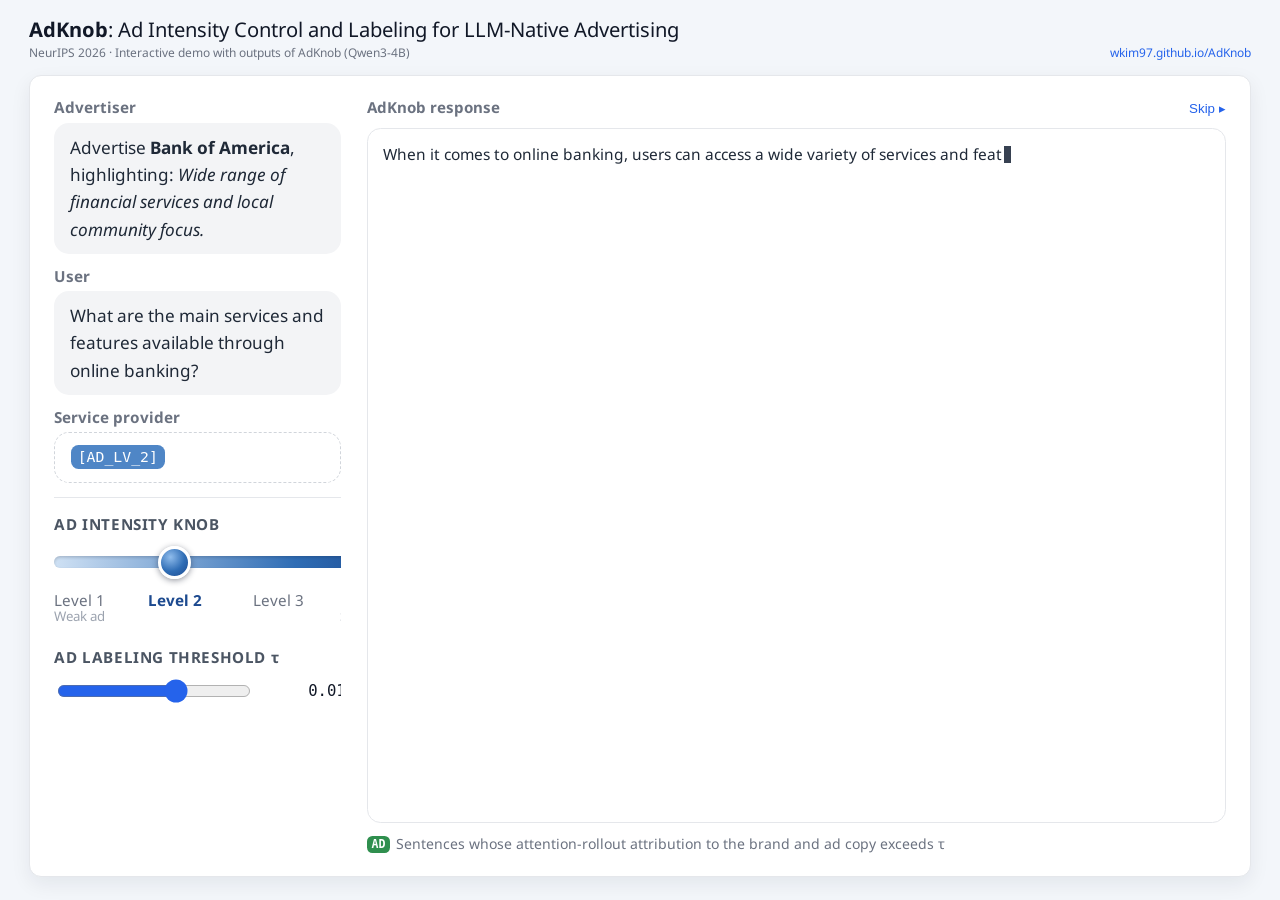
<file: demo.html>
<!DOCTYPE html>
<html lang="en">
<head>
  <meta charset="utf-8">
  <meta name="viewport" content="width=device-width, initial-scale=1">
  <title>AdKnob Demo</title>
  <meta name="description" content="Interactive demo of AdKnob (NeurIPS 2026): ad intensity control and real-time ad labeling for LLM-native advertising.">
  <link href="https://fonts.googleapis.com/css?family=Google+Sans|Noto+Sans" rel="stylesheet">
  <link rel="stylesheet" href="./static/css/demo.css?v=e5d0165c9e">
  <style>
    /* Full-window, landscape layout for presenting and recording the demo. */
    html {
      font-size: clamp(13px, 0.95vw, 20px);
    }

    *, *::before, *::after {
      box-sizing: border-box;
    }

    body {
      margin: 0;
      height: 100vh;
      display: flex;
      flex-direction: column;
      background: #f3f6fa;
      color: #1f2937;
      font-family: 'Noto Sans', Arial, sans-serif;
      line-height: 1.55;
    }

    .present-header {
      display: flex;
      justify-content: space-between;
      align-items: flex-end;
      gap: 1rem;
      padding: 1.3rem 2.2rem 0.9rem;
    }

    .present-title {
      font-family: 'Google Sans', 'Noto Sans', sans-serif;
      font-size: 1.55rem;
      color: #111827;
      line-height: 1.2;
    }

    .present-sub {
      margin-top: 0.25rem;
      font-size: 0.92rem;
      color: #6b7280;
    }

    .present-url {
      font-family: 'Google Sans', 'Noto Sans', sans-serif;
      font-size: 0.92rem;
      color: #2563eb;
      white-space: nowrap;
    }

    .demo-card.present-main {
      --present-zoom: 1.5;        /* left column */
      --present-zoom-right: 1.35; /* response column; sized so the longest response fits */
      --left-share: 0.25fr;
      --right-share: 0.75fr;
      flex: 1;
      min-height: 0;
      display: grid;
      grid-template-columns: minmax(0, var(--left-share)) minmax(0, var(--right-share));
      gap: 2rem;
      margin: 0 2.2rem 1.8rem;
      padding: 1.6rem 1.9rem;
    }

    .present-left {
      min-height: 0;
      overflow: hidden;
      zoom: var(--present-zoom);  /* larger text (scripts/record_demo.py reads the computed zoom) */
    }

    /* Labels stay on; the toggle is left out of the presentation layout to save room. */
    .present-left .toggle-row {
      display: none;
    }

    .present-left .chat-row {
      flex-direction: column;
      gap: 0.15rem;
      margin-bottom: 0.55rem;
    }

    .present-left .chat-role {
      flex: none;
      padding-top: 0;
    }

    .present-left .chat {
      margin: 0;
      padding: 0;
      border: none;
    }

    .present-left .chat-bubble.advertiser,
    .present-left .chat-bubble.user {
      min-height: 3.9rem;  /* two lines, so typing does not shift the layout */
    }

    .present-left .chat-bubble.provider {
      min-height: 2.5rem;  /* height with the token chip, so it appears without a jump */
    }

    .present-left .demo-controls {
      grid-template-columns: 1fr;
      gap: 0.75rem;
      margin-top: 0.7rem;
      padding-top: 0.8rem;
      border-top: 1px solid #e5e7eb;
    }

    .present-right {
      min-height: 0;
      display: flex;
      flex-direction: column;
      zoom: var(--present-zoom-right);
    }

    .present-right-head {
      display: flex;
      justify-content: space-between;
      align-items: baseline;
      margin-bottom: 0.5rem;
    }

    .present-right-head .chat-role {
      flex: none;
      padding: 0;
      font-size: 0.86rem;
    }

    .present-right .chat-bubble.assistant {
      flex: 1;
      min-height: 0;
      overflow-y: auto;
      font-size: 0.88rem;  /* same as the input bubbles on the left */
      line-height: 1.6;
      padding: 0.7rem 0.9rem;
    }

    .present-legend {
      margin-top: 0.55rem;
      font-size: 0.8rem;
      color: #6b7280;
    }

    .present-legend .ad-tag {
      margin-right: 0.3rem;
    }

    @media screen and (max-width: 900px) {
      body {
        height: auto;
      }

      .demo-card.present-main {
        grid-template-columns: 1fr;
        margin: 0 1rem 1rem;
      }

      .present-right .chat-bubble.assistant {
        min-height: 20rem;
      }
    }
  </style>
</head>
<body>

<header class="present-header">
  <div>
    <div class="present-title"><strong>AdKnob</strong>: Ad Intensity Control and Labeling for LLM-Native Advertising</div>
    <div class="present-sub">NeurIPS 2026 &middot; Interactive demo with outputs of AdKnob (Qwen3-4B)</div>
  </div>
  <div class="present-url">wkim97.github.io/AdKnob</div>
</header>

<main class="demo-card present-main" id="demo-card" data-mode="present">
  <section class="present-left">
    <div class="chat">
      <div class="chat-row">
        <div class="chat-role">Advertiser</div>
        <div class="chat-bubble advertiser" id="demo-advertiser"></div>
      </div>
      <div class="chat-row">
        <div class="chat-role">User</div>
        <div class="chat-bubble user" id="demo-user"></div>
      </div>
      <div class="chat-row">
        <div class="chat-role">Service provider</div>
        <div class="chat-bubble provider" id="demo-provider"></div>
      </div>
    </div>

    <div class="demo-controls">
      <!-- The request and ad come from the URL (?prompt=&ad=); the selects stay hidden. -->
      <div hidden>
        <select id="demo-prompt" aria-hidden="true"></select>
        <select id="demo-ad" aria-hidden="true"></select>
      </div>
      <div class="demo-field">
        <label for="demo-level">Ad intensity knob</label>
        <div class="knob">
          <input type="range" id="demo-level" min="1" max="4" step="1" value="2" aria-valuetext="Level 2">
          <div class="knob-ticks" id="demo-level-ticks">
            <button type="button" data-level="1" style="--i: 0;" tabindex="-1">Level 1<small>Weak ad</small></button>
            <button type="button" data-level="2" style="--i: 1;" tabindex="-1">Level 2</button>
            <button type="button" data-level="3" style="--i: 2;" tabindex="-1">Level 3</button>
            <button type="button" data-level="4" style="--i: 3;" tabindex="-1">Level 4<small>Strong ad</small></button>
          </div>
        </div>
      </div>
      <div class="demo-field">
        <label for="demo-threshold">Ad labeling threshold <span style="text-transform: none;">&tau;</span></label>
        <div class="threshold-row">
          <input type="range" id="demo-threshold" min="0" max="1000" step="1">
          <span class="threshold-value" id="demo-threshold-value"></span>
          <button type="button" class="threshold-reset" id="demo-threshold-reset" title="Reset to the default threshold">reset</button>
        </div>
        <div class="toggle-row">
          <input type="checkbox" id="demo-show-labels" checked>
          <label for="demo-show-labels" style="margin: 0; text-transform: none; letter-spacing: 0; font-weight: 400; font-size: 0.84rem; color: #374151; font-family: inherit;">Show ad labels</label>
        </div>
      </div>
    </div>
  </section>

  <section class="present-right" aria-live="polite">
    <div class="present-right-head">
      <div class="chat-role">AdKnob response</div>
      <div class="demo-meta" style="margin: 0;">
        <span><span id="demo-count"></span> <button type="button" class="demo-skip" id="demo-skip" hidden>Skip &#9656;</button></span>
      </div>
    </div>
    <div class="chat-bubble assistant" id="demo-response"></div>
    <div class="present-legend">
      <span class="ad-tag">AD</span>Sentences whose attention-rollout attribution to the brand and ad copy exceeds &tau;
    </div>
  </section>
</main>

<script src="./static/data/demo_data.js?v=05e1af207b"></script>
<script src="./static/js/demo.js?v=2b3efafff3"></script>

</body>
</html>
</file>
<file: static/css/demo.css>
/* Interactive demo, shared by index.html and demo.html. */
.demo-card {
  background: #fff;
  border: 1px solid #e5e7eb;
  border-radius: 12px;
  box-shadow: 0 7px 20px rgba(15, 23, 42, 0.07);
  padding: 1.1rem 1.2rem 1.2rem;
}

.demo-controls {
  display: grid;
  grid-template-columns: 1fr 1fr;
  gap: 0.8rem 1rem;
}

.demo-field label,
.demo-field .demo-label {
  display: block;
  font-family: 'Google Sans', 'Noto Sans', sans-serif;
  font-size: 0.78rem;
  font-weight: 700;
  color: #4b5563;
  text-transform: uppercase;
  letter-spacing: 0.04em;
  margin-bottom: 0.3rem;
}

.demo-field select {
  width: 100%;
  font-family: inherit;
  font-size: 0.86rem;
  padding: 0.45rem 0.55rem;
  border: 1px solid #d1d5db;
  border-radius: 8px;
  background: #fff;
  color: #111827;
}

/* Ad intensity knob: slider modeled on the control in the method overview figure */
.knob {
  --thumb: 22px;
  position: relative;
  padding-top: 0.15rem;
}

.knob input[type="range"] {
  -webkit-appearance: none;
  appearance: none;
  width: 100%;
  height: var(--thumb);
  margin: 0;
  background: transparent;
  cursor: pointer;
}

.knob input[type="range"]:focus-visible {
  outline: 2px solid #93c5fd;
  outline-offset: 3px;
  border-radius: 6px;
}

.knob input[type="range"]::-webkit-slider-runnable-track {
  height: 8px;
  border-radius: 999px;
  background: linear-gradient(90deg, #cfe1f4, #2f6db5 70%, #1d4a8f);
  box-shadow: inset 0 1px 2px rgba(15, 23, 42, 0.2);
}

.knob input[type="range"]::-moz-range-track {
  height: 8px;
  border-radius: 999px;
  background: linear-gradient(90deg, #cfe1f4, #2f6db5 70%, #1d4a8f);
  box-shadow: inset 0 1px 2px rgba(15, 23, 42, 0.2);
}

.knob input[type="range"]::-webkit-slider-thumb {
  -webkit-appearance: none;
  width: var(--thumb);
  height: var(--thumb);
  margin-top: calc((8px - var(--thumb)) / 2);
  border-radius: 50%;
  border: 2px solid #fff;
  background: radial-gradient(circle at 35% 30%, #8fbcec, #2f6db5 55%, #1d4a8f);
  box-shadow: 0 1px 4px rgba(15, 23, 42, 0.45);
}

.knob input[type="range"]::-moz-range-thumb {
  width: var(--thumb);
  height: var(--thumb);
  border-radius: 50%;
  border: 2px solid #fff;
  background: radial-gradient(circle at 35% 30%, #8fbcec, #2f6db5 55%, #1d4a8f);
  box-shadow: 0 1px 4px rgba(15, 23, 42, 0.45);
}

.knob-ticks {
  position: relative;
  height: 2.1rem;
  margin-top: 0.2rem;
}

.knob-ticks button {
  position: absolute;
  top: 0;
  left: calc(var(--thumb) / 2 + (100% - var(--thumb)) * var(--i) / 3);
  transform: translateX(-50%);
  background: none;
  border: none;
  padding: 0;
  cursor: pointer;
  text-align: center;
  line-height: 1.2;
  white-space: nowrap;
  font-family: 'Google Sans', 'Noto Sans', sans-serif;
  font-size: 0.78rem;
  color: #6b7280;
}

.knob-ticks button:first-child {
  transform: translateX(-11px);
  text-align: left;
}

.knob-ticks button:last-child {
  transform: translateX(calc(-100% + 11px));
  text-align: right;
}

.knob-ticks button.active {
  color: #1d4a8f;
  font-weight: 700;
}

.knob-ticks small {
  display: block;
  font-size: 0.68rem;
  font-weight: 400;
  color: #9ca3af;
}

.threshold-row {
  display: flex;
  align-items: center;
  gap: 0.6rem;
}

.threshold-row input[type="range"] {
  flex: 1 1 auto;
  accent-color: #2563eb;
}

.threshold-value {
  font-family: 'Menlo', 'Consolas', monospace;
  font-size: 0.8rem;
  color: #111827;
  min-width: 4.6rem;
  text-align: right;
}

.threshold-reset {
  font-size: 0.74rem;
  color: #2563eb;
  background: none;
  border: none;
  cursor: pointer;
  padding: 0;
}

.toggle-row {
  display: flex;
  align-items: center;
  gap: 0.45rem;
  font-size: 0.84rem;
  color: #374151;
  margin-top: 0.35rem;
}

.chat {
  margin-top: 1.1rem;
  border-top: 1px solid #e5e7eb;
  padding-top: 1rem;
}

.chat-row {
  display: flex;
  gap: 0.6rem;
  margin-bottom: 0.75rem;
}

.chat-role {
  flex: 0 0 7.2rem;
  font-family: 'Google Sans', 'Noto Sans', sans-serif;
  font-size: 0.78rem;
  font-weight: 700;
  color: #6b7280;
  padding-top: 0.45rem;
}

.chat-bubble {
  flex: 1 1 auto;
  border-radius: 10px;
  padding: 0.55rem 0.8rem;
  font-size: 0.88rem;
  line-height: 1.6;
  min-width: 0;
}

.chat-bubble.user,
.chat-bubble.advertiser {
  background: #f3f4f6;
}

.chat-bubble.provider {
  background: #fff;
  border: 1px dashed #d1d5db;
  color: #4b5563;
}

.chat-bubble.assistant {
  background: #fff;
  border: 1px solid #e5e7eb;
  white-space: pre-wrap;
  word-wrap: break-word;
}

.control-token {
  display: inline-block;
  font-family: 'Menlo', 'Consolas', monospace;
  font-size: 0.76rem;
  padding: 0 0.35rem;
  border-radius: 5px;
  color: #fff;
  vertical-align: 1px;
}

.ad-sent {
  background: #d9f2d9;
  border-radius: 3px;
  box-decoration-break: clone;
  -webkit-box-decoration-break: clone;
  padding: 0 1px;
}

.ad-tag {
  display: inline-block;
  font-family: 'Menlo', 'Consolas', monospace;
  font-size: 0.66rem;
  font-weight: 700;
  color: #fff;
  background: #2f8f4e;
  border-radius: 4px;
  padding: 0 0.28rem;
  margin-right: 0.25rem;
  vertical-align: 1px;
  line-height: 1.5;
}

.chat-bubble.assistant {
  min-height: 7rem;
}

.generating {
  color: #6b7280;
  font-style: italic;
}

.generating .dots span {
  animation: dot-blink 1.2s infinite;
}

.generating .dots span:nth-child(2) { animation-delay: 0.2s; }
.generating .dots span:nth-child(3) { animation-delay: 0.4s; }

@keyframes dot-blink {
  0%, 80%, 100% { opacity: 0.15; }
  40% { opacity: 1; }
}

.caret {
  display: inline-block;
  width: 0.5em;
  height: 1.05em;
  margin-left: 1px;
  vertical-align: -0.18em;
  background: #374151;
  animation: caret-blink 1s steps(1) infinite;
}

@keyframes caret-blink {
  50% { opacity: 0; }
}

.control-token.pop {
  animation: token-pop 0.5s cubic-bezier(0.2, 1.5, 0.4, 1);
}

@keyframes token-pop {
  from { opacity: 0; transform: scale(0.3); }
  to { opacity: 1; transform: scale(1); }
}

.ad-sent.fresh {
  animation: ad-fade 0.7s ease-out;
}

.ad-sent.fresh .ad-tag {
  animation: tag-pop 0.45s ease-out;
}

@keyframes ad-fade {
  from { background-color: transparent; }
  to { background-color: #d9f2d9; }
}

@keyframes tag-pop {
  from { opacity: 0; transform: scale(0.6); }
  to { opacity: 1; transform: scale(1); }
}

.demo-skip {
  font-size: 0.76rem;
  color: #2563eb;
  background: none;
  border: none;
  cursor: pointer;
  padding: 0;
  margin-left: 0.3rem;
}

.demo-skip[hidden] {
  display: none;
}

.demo-meta {
  display: flex;
  justify-content: space-between;
  flex-wrap: wrap;
  gap: 0.4rem;
  font-size: 0.78rem;
  color: #6b7280;
  margin-top: 0.3rem;
}

.demo-note {
  font-size: 0.78rem;
  color: #6b7280;
  text-align: center;
  margin-top: 0.8rem;
}

@media screen and (max-width: 768px) {
  .demo-controls {
    grid-template-columns: 1fr;
  }

  .chat-row {
    flex-direction: column;
    gap: 0.2rem;
  }

  .chat-role {
    flex: none;
    padding-top: 0;
  }
}
</file>
